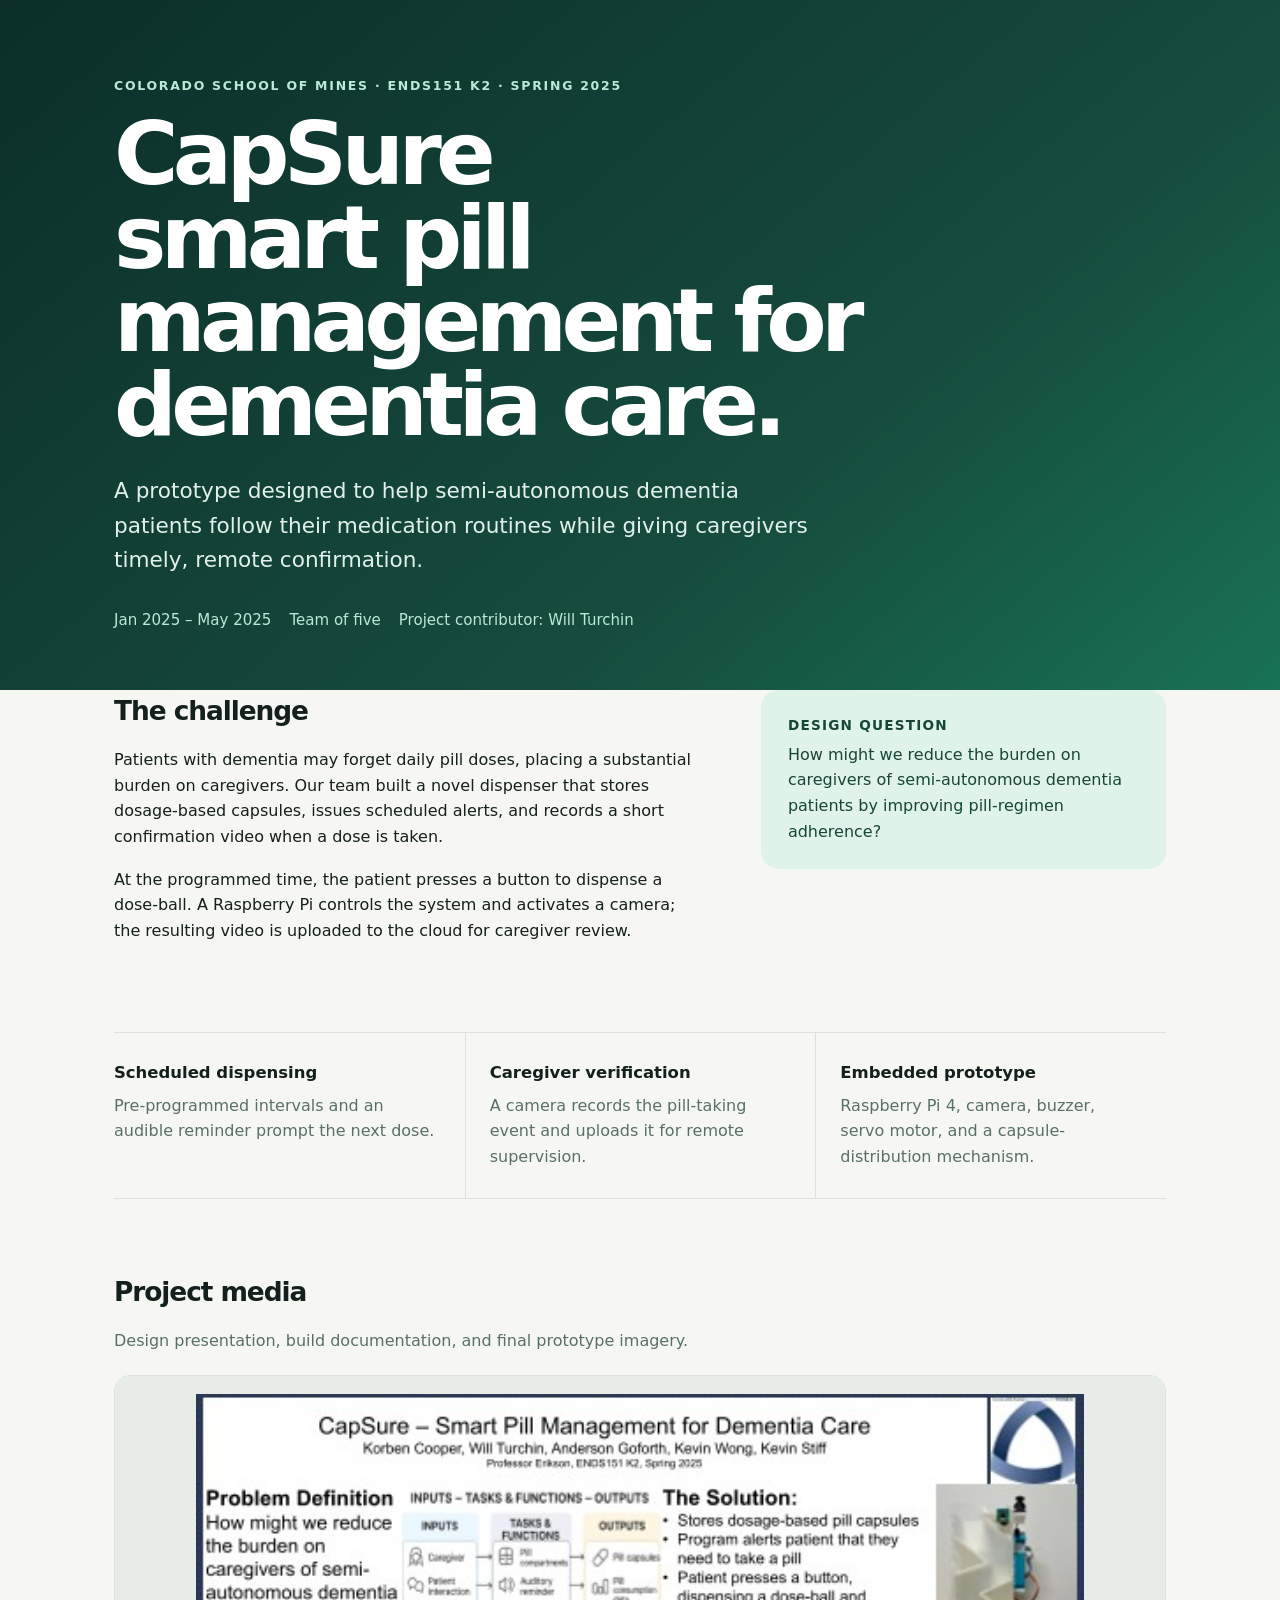
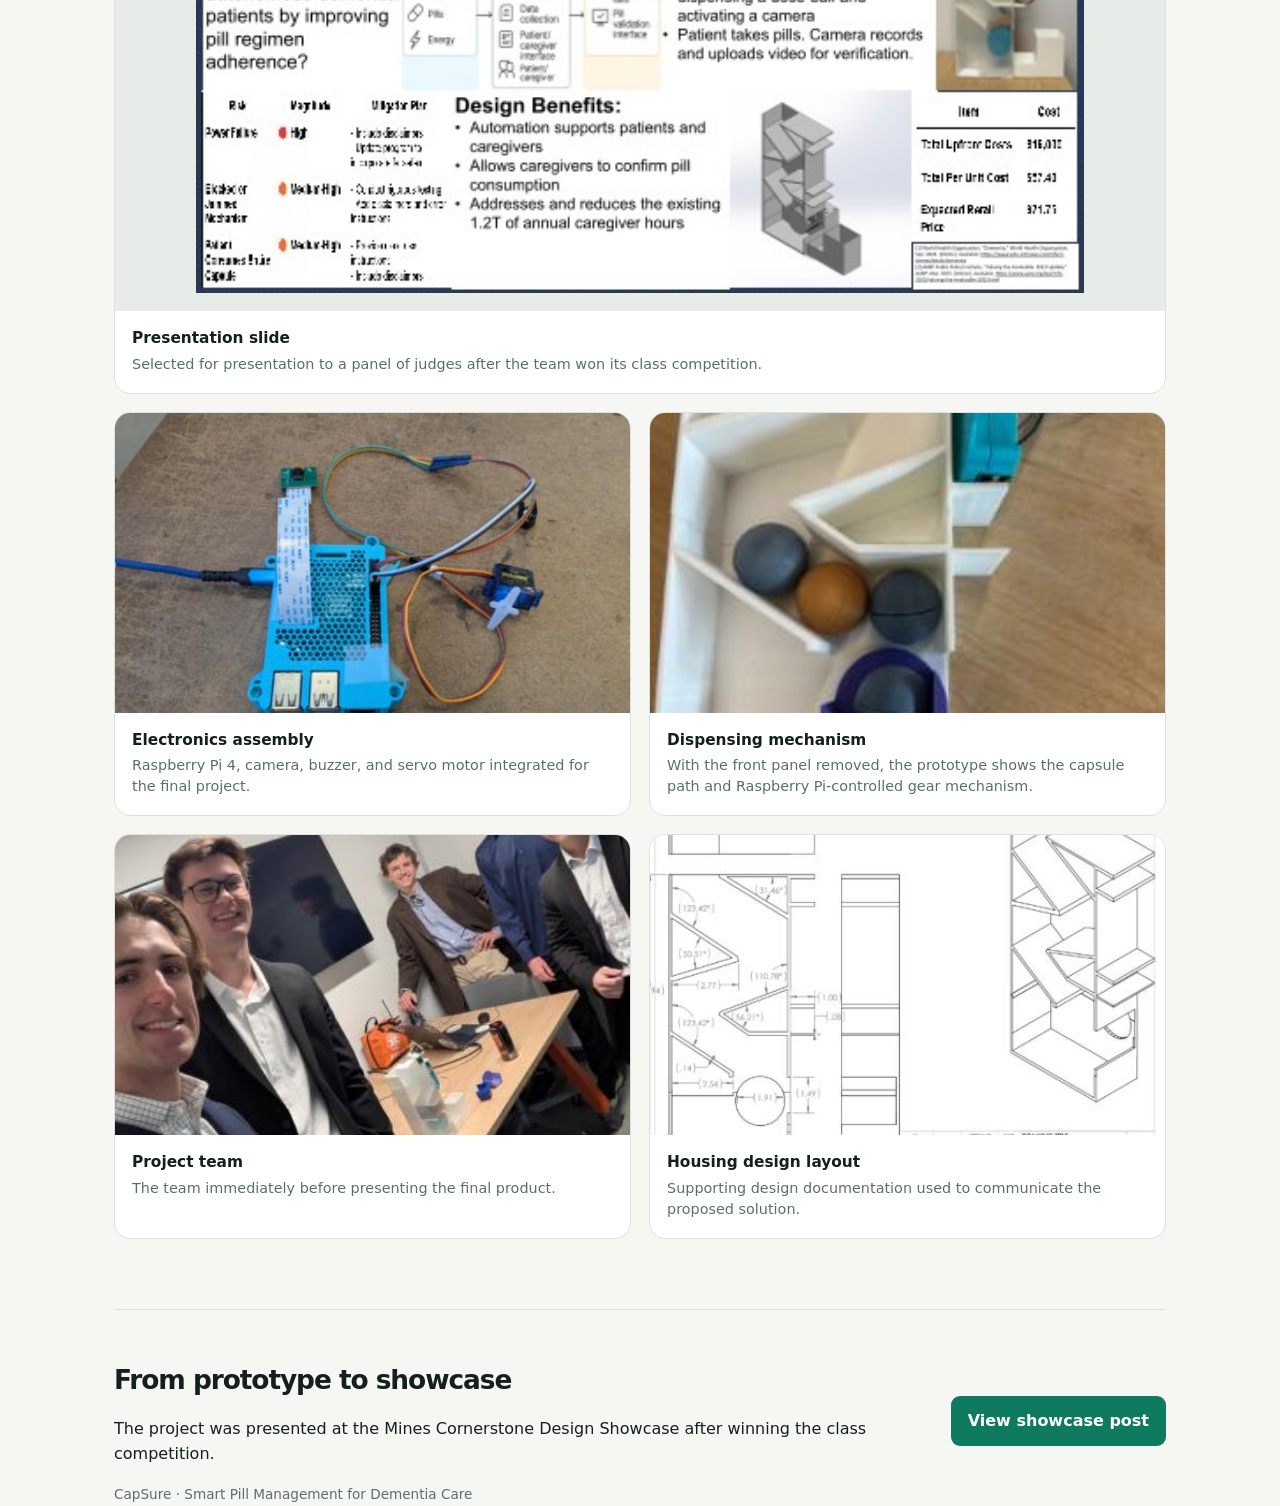
<file: assets/projects/capsure-pill-dispenser/capsure-pill-dispenser.html>
<!doctype html>
<html lang="en">
<head>
  <meta charset="utf-8">
  <meta name="viewport" content="width=device-width, initial-scale=1">
  <meta name="description" content="CapSure — a smart pill-management prototype for dementia care.">
  <title>CapSure — Smart Pill Management for Dementia Care</title>
  <style>
    :root { --ink:#14201d; --muted:#59706a; --paper:#f6f7f3; --line:#dbe2dd; --accent:#0e7b61; --wash:#dff3e9; }
    * { box-sizing:border-box; }
    body { margin:0; background:var(--paper); color:var(--ink); font:16px/1.6 Inter, ui-sans-serif, system-ui, -apple-system, BlinkMacSystemFont, "Segoe UI", sans-serif; }
    a { color:inherit; }
    .wrap { max-width:1100px; margin:0 auto; padding:0 24px; }
    header { padding:76px 0 58px; background:linear-gradient(140deg,#0b2e29,#164c3f 65%,#187255); color:white; overflow:hidden; }
    .eyebrow { margin:0 0 16px; color:#b9ead7; font-size:.78rem; letter-spacing:.14em; text-transform:uppercase; font-weight:700; }
    h1 { max-width:850px; margin:0; font-size:clamp(2.45rem,7vw,5.5rem); line-height:.95; letter-spacing:-.065em; }
    .lede { max-width:710px; margin:28px 0 0; font-size:clamp(1.08rem,2vw,1.35rem); color:#e1f1e9; }
    .meta { display:flex; gap:18px; flex-wrap:wrap; margin-top:30px; color:#b9ead7; font-size:.94rem; }
    main { padding:64px 0 88px; }
    .intro { display:grid; grid-template-columns:minmax(0,1.18fr) minmax(260px,.82fr); gap:64px; align-items:start; margin-bottom:72px; }
    h2 { margin:0 0 15px; font-size:1.65rem; letter-spacing:-.04em; }
    p { margin:0 0 17px; }
    .note { background:var(--wash); padding:25px 27px; border-radius:18px; color:#174638; }
    .note strong { display:block; margin-bottom:5px; font-size:.85rem; letter-spacing:.09em; text-transform:uppercase; }
    .features { display:grid; grid-template-columns:repeat(3,1fr); border-top:1px solid var(--line); border-bottom:1px solid var(--line); margin:0 0 72px; }
    .feature { padding:27px 24px 28px 0; }
    .feature + .feature { padding-left:24px; border-left:1px solid var(--line); }
    .feature b { display:block; margin-bottom:6px; font-size:1.03rem; }
    .feature span { color:var(--muted); }
    .gallery-title { display:flex; justify-content:space-between; align-items:end; gap:20px; margin-bottom:22px; }
    .gallery-title p { margin:0; color:var(--muted); }
    .gallery { display:grid; grid-template-columns:repeat(12,1fr); gap:18px; }
    figure { min-width:0; margin:0; border:1px solid var(--line); border-radius:16px; overflow:hidden; background:white; }
    figure.hero { grid-column:span 12; }
    figure:not(.hero) { grid-column:span 6; }
    figure img { width:100%; display:block; object-fit:cover; background:#e8ece9; }
    figure.hero img { max-height:535px; object-fit:contain; padding:18px; }
    figure:not(.hero) img { height:300px; }
    figcaption { padding:15px 17px 18px; }
    figcaption b { display:block; font-size:.96rem; }
    figcaption span { display:block; margin-top:3px; color:var(--muted); font-size:.9rem; line-height:1.45; }
    .closing { display:flex; justify-content:space-between; align-items:center; gap:24px; padding:49px 0 0; margin-top:70px; border-top:1px solid var(--line); }
    .button { display:inline-block; flex:none; padding:12px 17px; border-radius:9px; background:var(--accent); color:white; text-decoration:none; font-weight:650; }
    footer { padding:25px 0; color:var(--muted); font-size:.85rem; }
    @media (max-width:700px) { header { padding:60px 0 47px; } main { padding-top:45px; } .intro { grid-template-columns:1fr; gap:25px; margin-bottom:50px; } .features { grid-template-columns:1fr; margin-bottom:52px; } .feature, .feature + .feature { padding:20px 0; border-left:0; } .feature + .feature { border-top:1px solid var(--line); } figure:not(.hero) { grid-column:span 12; } figure:not(.hero) img { height:auto; max-height:440px; object-fit:contain; } .closing { display:block; margin-top:52px; } .closing .button { margin-top:8px; } }
  </style>
</head>
<body>
  <header>
    <div class="wrap">
      <p class="eyebrow">Colorado School of Mines · ENDS151 K2 · Spring 2025</p>
      <h1>CapSure<br>smart pill management for dementia care.</h1>
      <p class="lede">A prototype designed to help semi-autonomous dementia patients follow their medication routines while giving caregivers timely, remote confirmation.</p>
      <div class="meta"><span>Jan 2025 – May 2025</span><span>Team of five</span><span>Project contributor: Will Turchin</span></div>
    </div>
  </header>

  <main class="wrap">
    <section class="intro">
      <div>
        <h2>The challenge</h2>
        <p>Patients with dementia may forget daily pill doses, placing a substantial burden on caregivers. Our team built a novel dispenser that stores dosage-based capsules, issues scheduled alerts, and records a short confirmation video when a dose is taken.</p>
        <p>At the programmed time, the patient presses a button to dispense a dose-ball. A Raspberry Pi controls the system and activates a camera; the resulting video is uploaded to the cloud for caregiver review.</p>
      </div>
      <aside class="note">
        <strong>Design question</strong>
        How might we reduce the burden on caregivers of semi-autonomous dementia patients by improving pill-regimen adherence?
      </aside>
    </section>

    <section class="features" aria-label="Core capabilities">
      <div class="feature"><b>Scheduled dispensing</b><span>Pre-programmed intervals and an audible reminder prompt the next dose.</span></div>
      <div class="feature"><b>Caregiver verification</b><span>A camera records the pill-taking event and uploads it for remote supervision.</span></div>
      <div class="feature"><b>Embedded prototype</b><span>Raspberry Pi 4, camera, buzzer, servo motor, and a capsule-distribution mechanism.</span></div>
    </section>

    <section>
      <div class="gallery-title">
        <div><h2>Project media</h2><p>Design presentation, build documentation, and final prototype imagery.</p></div>
      </div>
      <div class="gallery">
        <figure class="hero">
          <img src="pill-dispenser-media/presentation-slide.jpg" alt="CapSure presentation slide describing the problem and solution">
          <figcaption><b>Presentation slide</b><span>Selected for presentation to a panel of judges after the team won its class competition.</span></figcaption>
        </figure>
        <figure>
          <img src="pill-dispenser-media/electronics.jpg" alt="Electronics used in the CapSure prototype">
          <figcaption><b>Electronics assembly</b><span>Raspberry Pi 4, camera, buzzer, and servo motor integrated for the final project.</span></figcaption>
        </figure>
        <figure>
          <img src="pill-dispenser-media/design-close-up.jpg" alt="Close-up of the CapSure pill dispenser mechanism">
          <figcaption><b>Dispensing mechanism</b><span>With the front panel removed, the prototype shows the capsule path and Raspberry Pi-controlled gear mechanism.</span></figcaption>
        </figure>
        <figure>
          <img src="pill-dispenser-media/group.jpg" alt="CapSure project team before presenting">
          <figcaption><b>Project team</b><span>The team immediately before presenting the final product.</span></figcaption>
        </figure>
        <figure>
          <img src="pill-dispenser-media/housing-layout.jpg" alt="Design layout for the pill dispenser housing">
          <figcaption><b>Housing design layout</b><span>Supporting design documentation used to communicate the proposed solution.</span></figcaption>
        </figure>
      </div>
    </section>

    <section class="closing">
      <div><h2>From prototype to showcase</h2><p>The project was presented at the Mines Cornerstone Design Showcase after winning the class competition.</p></div>
      <a class="button" href="https://www.linkedin.com/feed/update/urn:li:activity:7324294505946300416/" target="_blank" rel="noreferrer">View showcase post</a>
    </section>
  </main>
  <footer class="wrap">CapSure · Smart Pill Management for Dementia Care</footer>
</body>
</html>
</file>
